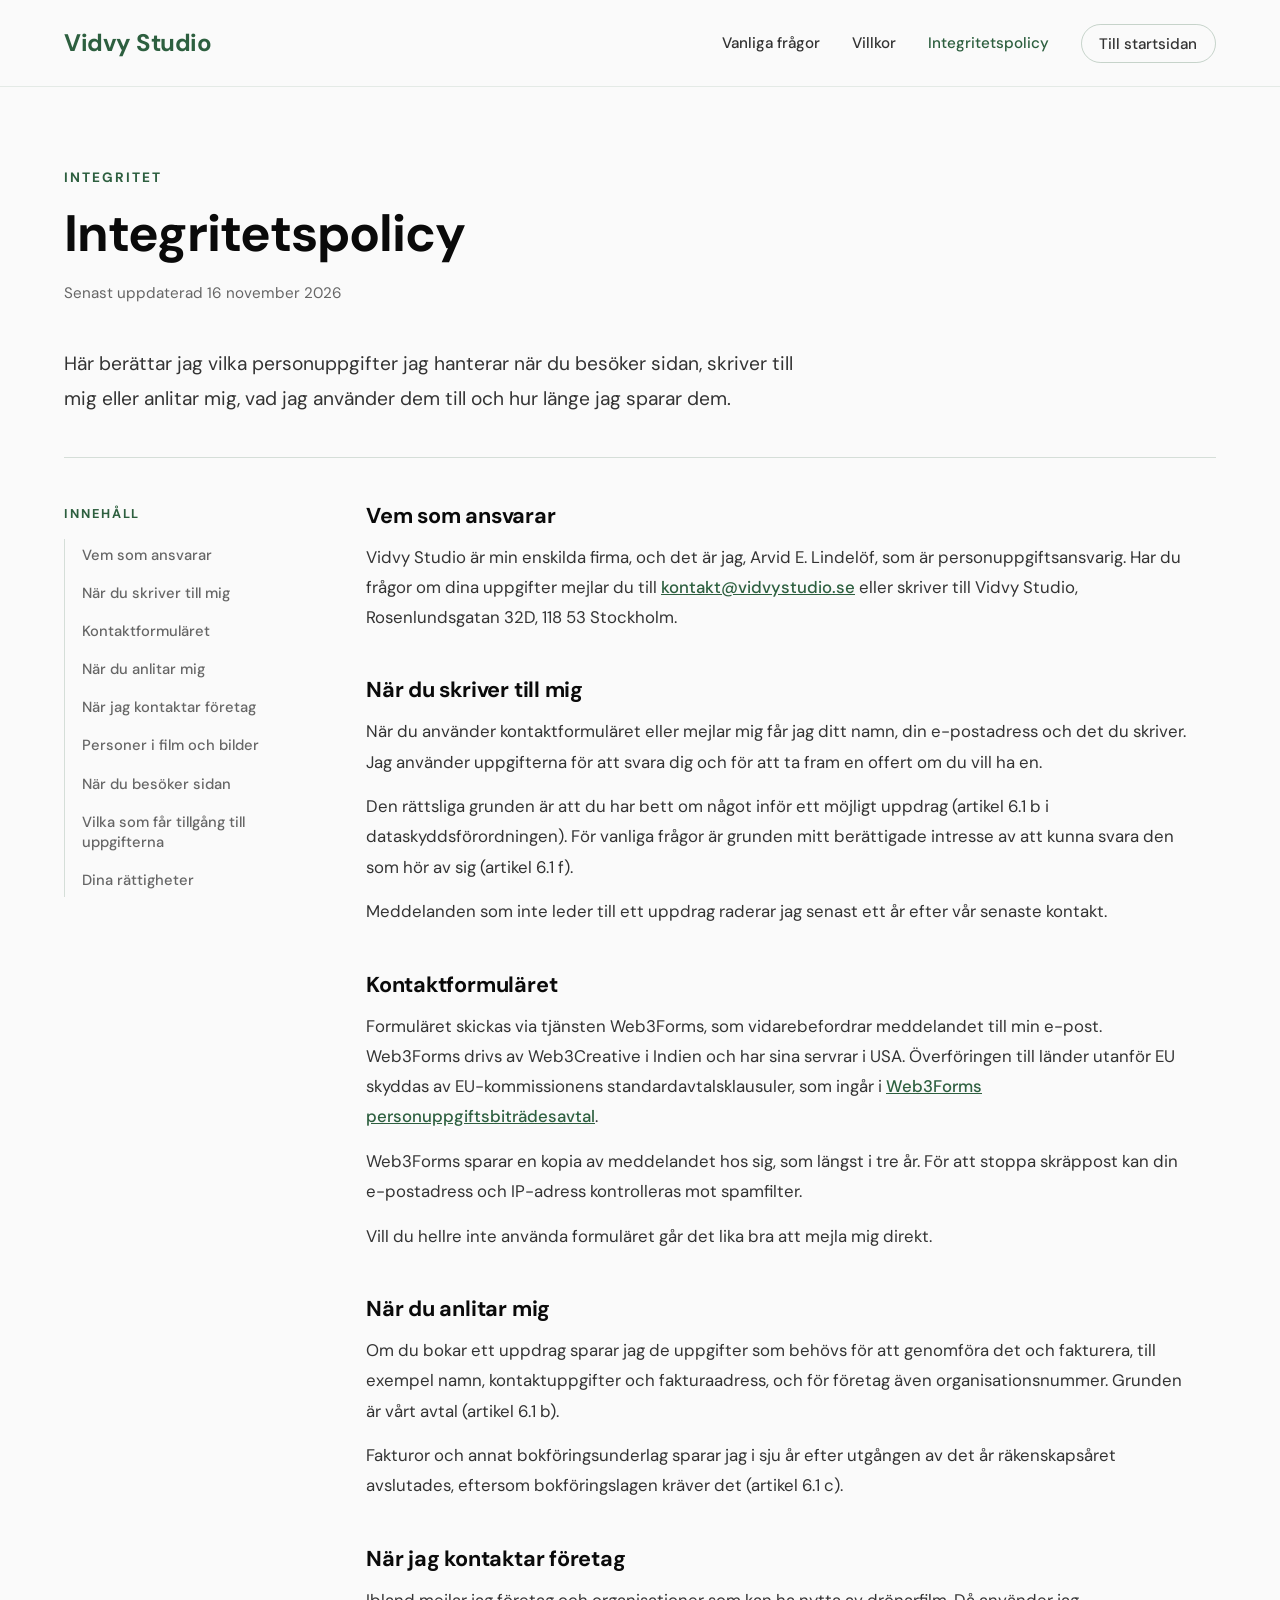
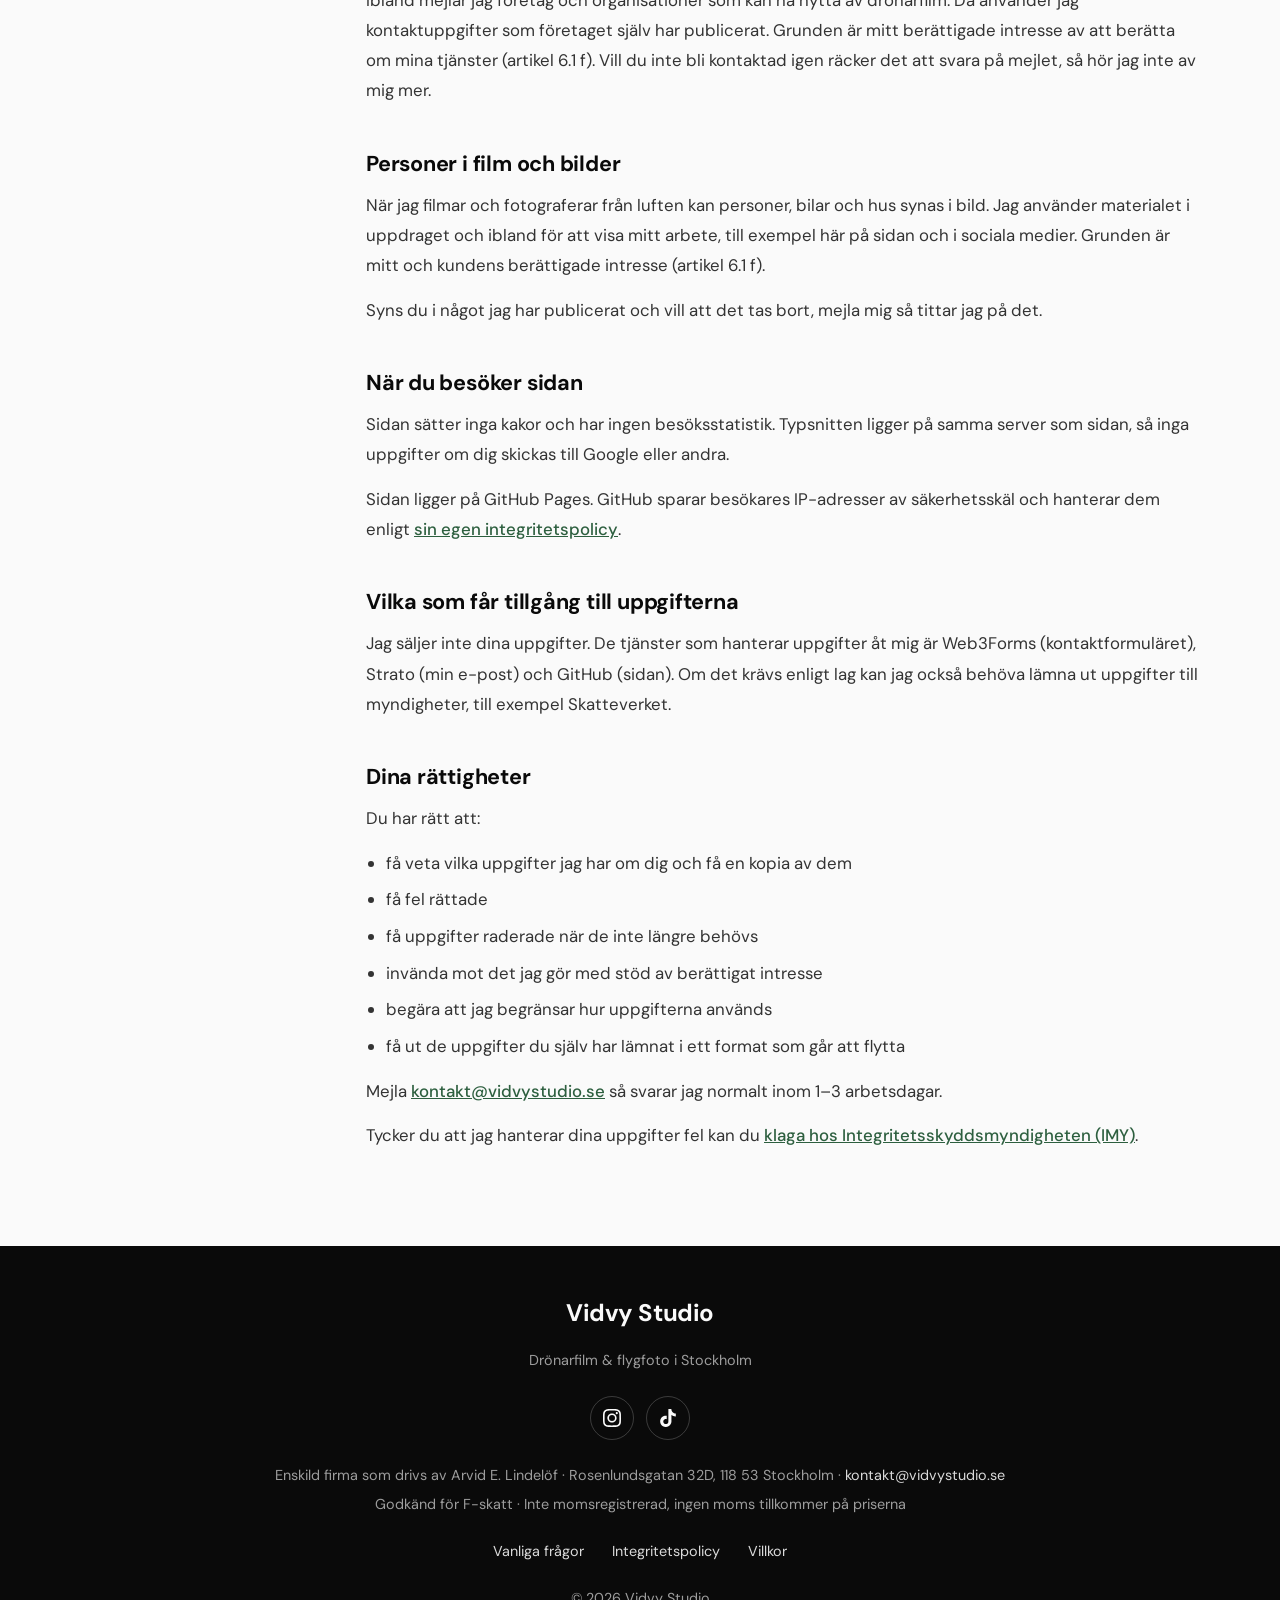
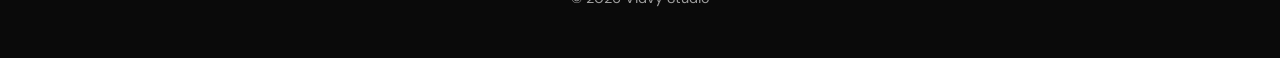
<file: integritetspolicy.html>
<!DOCTYPE html>
<html lang="sv">
<head>
    <meta charset="UTF-8">
    <meta name="viewport" content="width=device-width, initial-scale=1.0">
    <title>Integritetspolicy | Vidvy Studio</title>
    <meta name="description" content="Så hanterar Vidvy Studio personuppgifter när du besöker sidan, kontaktar mig eller anlitar mig för drönarfilm och flygfoto.">
    <link rel="canonical" href="https://vidvystudio.se/integritetspolicy.html">
    <meta property="og:type" content="website">
    <meta property="og:locale" content="sv_SE">
    <meta property="og:site_name" content="Vidvy Studio">
    <meta property="og:title" content="Integritetspolicy | Vidvy Studio">
    <meta property="og:url" content="https://vidvystudio.se/integritetspolicy.html">
    <meta property="og:image" content="https://vidvystudio.se/hero-dimhav.jpg">
    <link rel="icon" href="favicon.ico" sizes="16x16 32x32 48x48">
    <link rel="icon" type="image/png" sizes="192x192" href="icon-192.png">
    <link rel="apple-touch-icon" href="icon-180.png">
    <link rel="preload" href="fonts/dm-sans-latin.woff2" as="font" type="font/woff2" crossorigin>
    <link rel="stylesheet" href="fonts/fonts.css">
    <link rel="stylesheet" href="undersida.css">
</head>
<body>
    <nav>
        <div class="container">
            <a class="logo" href="/">Vidvy Studio</a>
            <ul class="nav-links">
                <li class="nav-doc"><a href="fragor.html">Vanliga frågor</a></li>
                <li class="nav-doc"><a href="villkor.html">Villkor</a></li>
                <li class="nav-doc"><a href="integritetspolicy.html" aria-current="page">Integritetspolicy</a></li>
                <li><a class="nav-back" href="/">Till startsidan</a></li>
            </ul>
        </div>
    </nav>

    <main>
        <header class="doc-head">
            <div class="eyebrow">Integritet</div>
            <h1>Integritetspolicy</h1>
            <p class="updated">Senast uppdaterad 16 november 2026</p>

            <p class="lead">Här berättar jag vilka personuppgifter jag hanterar när du besöker sidan, skriver till mig eller anlitar mig, vad jag använder dem till och hur länge jag sparar dem.</p>
        </header>

        <div class="doc-body">
            <aside class="toc" aria-label="Innehåll">
                <p class="toc-title">Innehåll</p>
                <ol>
                    <li><a href="#vem-som-ansvarar">Vem som ansvarar</a></li>
                    <li><a href="#nar-du-skriver-till-mig">När du skriver till mig</a></li>
                    <li><a href="#kontaktformularet">Kontaktformuläret</a></li>
                    <li><a href="#nar-du-anlitar-mig">När du anlitar mig</a></li>
                    <li><a href="#nar-jag-kontaktar-foretag">När jag kontaktar företag</a></li>
                    <li><a href="#personer-i-film-och-bilder">Personer i film och bilder</a></li>
                    <li><a href="#nar-du-besoker-sidan">När du besöker sidan</a></li>
                    <li><a href="#vilka-som-far-tillgang-till-uppgifterna">Vilka som får tillgång till uppgifterna</a></li>
                    <li><a href="#dina-rattigheter">Dina rättigheter</a></li>
                </ol>
            </aside>

            <article class="doc-text">
                <h2 id="vem-som-ansvarar">Vem som ansvarar</h2>
                <p>Vidvy Studio är min enskilda firma, och det är jag, Arvid E. Lindelöf, som är personuppgiftsansvarig. Har du frågor om dina uppgifter mejlar du till <a href="mailto:kontakt@vidvystudio.se">kontakt@vidvystudio.se</a> eller skriver till Vidvy Studio, Rosenlundsgatan 32D, 118 53 Stockholm.</p>

                <h2 id="nar-du-skriver-till-mig">När du skriver till mig</h2>
                <p>När du använder kontaktformuläret eller mejlar mig får jag ditt namn, din e-postadress och det du skriver. Jag använder uppgifterna för att svara dig och för att ta fram en offert om du vill ha en.</p>
                <p>Den rättsliga grunden är att du har bett om något inför ett möjligt uppdrag (artikel 6.1 b i dataskyddsförordningen). För vanliga frågor är grunden mitt berättigade intresse av att kunna svara den som hör av sig (artikel 6.1 f).</p>
                <p>Meddelanden som inte leder till ett uppdrag raderar jag senast ett år efter vår senaste kontakt.</p>

                <h2 id="kontaktformularet">Kontaktformuläret</h2>
                <p>Formuläret skickas via tjänsten Web3Forms, som vidarebefordrar meddelandet till min e-post. Web3Forms drivs av Web3Creative i Indien och har sina servrar i USA. Överföringen till länder utanför EU skyddas av EU-kommissionens standardavtalsklausuler, som ingår i <a href="https://web3forms.com/dpa" rel="noopener">Web3Forms personuppgiftsbiträdesavtal</a>.</p>
                <p>Web3Forms sparar en kopia av meddelandet hos sig, som längst i tre år. För att stoppa skräppost kan din e-postadress och IP-adress kontrolleras mot spamfilter.</p>
                <p>Vill du hellre inte använda formuläret går det lika bra att mejla mig direkt.</p>

                <h2 id="nar-du-anlitar-mig">När du anlitar mig</h2>
                <p>Om du bokar ett uppdrag sparar jag de uppgifter som behövs för att genomföra det och fakturera, till exempel namn, kontaktuppgifter och fakturaadress, och för företag även organisationsnummer. Grunden är vårt avtal (artikel 6.1 b).</p>
                <p>Fakturor och annat bokföringsunderlag sparar jag i sju år efter utgången av det år räkenskapsåret avslutades, eftersom bokföringslagen kräver det (artikel 6.1 c).</p>

                <h2 id="nar-jag-kontaktar-foretag">När jag kontaktar företag</h2>
                <p>Ibland mejlar jag företag och organisationer som kan ha nytta av drönarfilm. Då använder jag kontaktuppgifter som företaget själv har publicerat. Grunden är mitt berättigade intresse av att berätta om mina tjänster (artikel 6.1 f). Vill du inte bli kontaktad igen räcker det att svara på mejlet, så hör jag inte av mig mer.</p>

                <h2 id="personer-i-film-och-bilder">Personer i film och bilder</h2>
                <p>När jag filmar och fotograferar från luften kan personer, bilar och hus synas i bild. Jag använder materialet i uppdraget och ibland för att visa mitt arbete, till exempel här på sidan och i sociala medier. Grunden är mitt och kundens berättigade intresse (artikel 6.1 f).</p>
                <p>Syns du i något jag har publicerat och vill att det tas bort, mejla mig så tittar jag på det.</p>

                <h2 id="nar-du-besoker-sidan">När du besöker sidan</h2>
                <p>Sidan sätter inga kakor och har ingen besöksstatistik. Typsnitten ligger på samma server som sidan, så inga uppgifter om dig skickas till Google eller andra.</p>
                <p>Sidan ligger på GitHub Pages. GitHub sparar besökares IP-adresser av säkerhetsskäl och hanterar dem enligt <a href="https://docs.github.com/en/site-policy/privacy-policies/github-general-privacy-statement" rel="noopener">sin egen integritetspolicy</a>.</p>

                <h2 id="vilka-som-far-tillgang-till-uppgifterna">Vilka som får tillgång till uppgifterna</h2>
                <p>Jag säljer inte dina uppgifter. De tjänster som hanterar uppgifter åt mig är Web3Forms (kontaktformuläret), Strato (min e-post) och GitHub (sidan). Om det krävs enligt lag kan jag också behöva lämna ut uppgifter till myndigheter, till exempel Skatteverket.</p>

                <h2 id="dina-rattigheter">Dina rättigheter</h2>
                <p>Du har rätt att:</p>
                <ul>
                    <li>få veta vilka uppgifter jag har om dig och få en kopia av dem</li>
                    <li>få fel rättade</li>
                    <li>få uppgifter raderade när de inte längre behövs</li>
                    <li>invända mot det jag gör med stöd av berättigat intresse</li>
                    <li>begära att jag begränsar hur uppgifterna används</li>
                    <li>få ut de uppgifter du själv har lämnat i ett format som går att flytta</li>
                </ul>
                <p>Mejla <a href="mailto:kontakt@vidvystudio.se">kontakt@vidvystudio.se</a> så svarar jag normalt inom 1–3 arbetsdagar.</p>
                <p>Tycker du att jag hanterar dina uppgifter fel kan du <a href="https://www.imy.se/privatperson/utfora-arenden/lamna-ett-klagomal/" rel="noopener">klaga hos Integritetsskyddsmyndigheten (IMY)</a>.</p>
            </article>
        </div>
    </main>

    <footer>
        <a class="logo" href="/">Vidvy Studio</a>
        <p>Drönarfilm &amp; flygfoto i Stockholm</p>
        <ul class="footer-social">
            <li><a href="https://www.instagram.com/vidvystudio/" rel="noopener" aria-label="Vidvy Studio på Instagram"><svg viewBox="0 0 24 24" aria-hidden="true" focusable="false"><path d="M7.0301.084c-1.2768.0602-2.1487.264-2.911.5634-.7888.3075-1.4575.72-2.1228 1.3877-.6652.6677-1.075 1.3368-1.3802 2.127-.2954.7638-.4956 1.6365-.552 2.914-.0564 1.2775-.0689 1.6882-.0626 4.947.0062 3.2586.0206 3.6671.0825 4.9473.061 1.2765.264 2.1482.5635 2.9107.308.7889.72 1.4573 1.388 2.1228.6679.6655 1.3365 1.0743 2.1285 1.38.7632.295 1.6361.4961 2.9134.552 1.2773.056 1.6884.069 4.9462.0627 3.2578-.0062 3.668-.0207 4.9478-.0814 1.28-.0607 2.147-.2652 2.9098-.5633.7889-.3086 1.4578-.72 2.1228-1.3881.665-.6682 1.0745-1.3378 1.3795-2.1284.2957-.7632.4966-1.636.552-2.9124.056-1.2809.0692-1.6898.063-4.948-.0063-3.2583-.021-3.6668-.0817-4.9465-.0607-1.2797-.264-2.1487-.5633-2.9117-.3084-.7889-.72-1.4568-1.3876-2.1228C21.2982 1.33 20.628.9208 19.8378.6165 19.074.321 18.2017.1197 16.9244.0645 15.6471.0093 15.236-.005 11.977.0014 8.718.0076 8.31.0215 7.0301.0839m.1402 21.6932c-1.17-.0509-1.8053-.2453-2.2287-.408-.5606-.216-.96-.4771-1.3819-.895-.422-.4178-.6811-.8186-.9-1.378-.1644-.4234-.3624-1.058-.4171-2.228-.0595-1.2645-.072-1.6442-.079-4.848-.007-3.2037.0053-3.583.0607-4.848.05-1.169.2456-1.805.408-2.2282.216-.5613.4762-.96.895-1.3816.4188-.4217.8184-.6814 1.3783-.9003.423-.1651 1.0575-.3614 2.227-.4171 1.2655-.06 1.6447-.072 4.848-.079 3.2033-.007 3.5835.005 4.8495.0608 1.169.0508 1.8053.2445 2.228.408.5608.216.96.4754 1.3816.895.4217.4194.6816.8176.9005 1.3787.1653.4217.3617 1.056.4169 2.2263.0602 1.2655.0739 1.645.0796 4.848.0058 3.203-.0055 3.5834-.061 4.848-.051 1.17-.245 1.8055-.408 2.2294-.216.5604-.4763.96-.8954 1.3814-.419.4215-.8181.6811-1.3783.9-.4224.1649-1.0577.3617-2.2262.4174-1.2656.0595-1.6448.072-4.8493.079-3.2045.007-3.5825-.006-4.848-.0608M16.953 5.5864A1.44 1.44 0 1 0 18.39 4.144a1.44 1.44 0 0 0-1.437 1.4424M5.8385 12.012c.0067 3.4032 2.7706 6.1557 6.173 6.1493 3.4026-.0065 6.157-2.7701 6.1506-6.1733-.0065-3.4032-2.771-6.1565-6.174-6.1498-3.403.0067-6.156 2.771-6.1496 6.1738M8 12.0077a4 4 0 1 1 4.008 3.9921A3.9996 3.9996 0 0 1 8 12.0077"/></svg></a></li>
            <li><a href="https://www.tiktok.com/@vidvystudio" rel="noopener" aria-label="Vidvy Studio på TikTok"><svg viewBox="0 0 24 24" aria-hidden="true" focusable="false"><path d="M12.525.02c1.31-.02 2.61-.01 3.91-.02.08 1.53.63 3.09 1.75 4.17 1.12 1.11 2.7 1.62 4.24 1.79v4.03c-1.44-.05-2.89-.35-4.2-.97-.57-.26-1.1-.59-1.62-.93-.01 2.92.01 5.84-.02 8.75-.08 1.4-.54 2.79-1.35 3.94-1.31 1.92-3.58 3.17-5.91 3.21-1.43.08-2.86-.31-4.08-1.03-2.02-1.19-3.44-3.37-3.65-5.71-.02-.5-.03-1-.01-1.49.18-1.9 1.12-3.72 2.58-4.96 1.66-1.44 3.98-2.13 6.15-1.72.02 1.48-.04 2.96-.04 4.44-.99-.32-2.15-.23-3.02.37-.63.41-1.11 1.04-1.36 1.75-.21.51-.15 1.07-.14 1.61.24 1.64 1.82 3.02 3.5 2.87 1.12-.01 2.19-.66 2.77-1.61.19-.33.4-.67.41-1.06.1-1.79.06-3.57.07-5.36.01-4.03-.01-8.05.02-12.07z"/></svg></a></li>
        </ul>
        <div class="footer-info">
            <p><span>Enskild firma som drivs av Arvid E. Lindelöf</span> · <span>Rosenlundsgatan 32D, 118 53 Stockholm</span> · <a href="mailto:kontakt@vidvystudio.se">kontakt@vidvystudio.se</a></p>
            <p><span>Godkänd för F-skatt</span> · <span>Inte momsregistrerad,</span> <span>ingen moms tillkommer på priserna</span></p>
        </div>
        <ul class="footer-links">
            <li><a href="fragor.html">Vanliga frågor</a></li>
            <li><a href="integritetspolicy.html">Integritetspolicy</a></li>
            <li><a href="villkor.html">Villkor</a></li>
        </ul>
        <p>© 2026 Vidvy Studio</p>
    </footer>
</body>
</html>
</file>
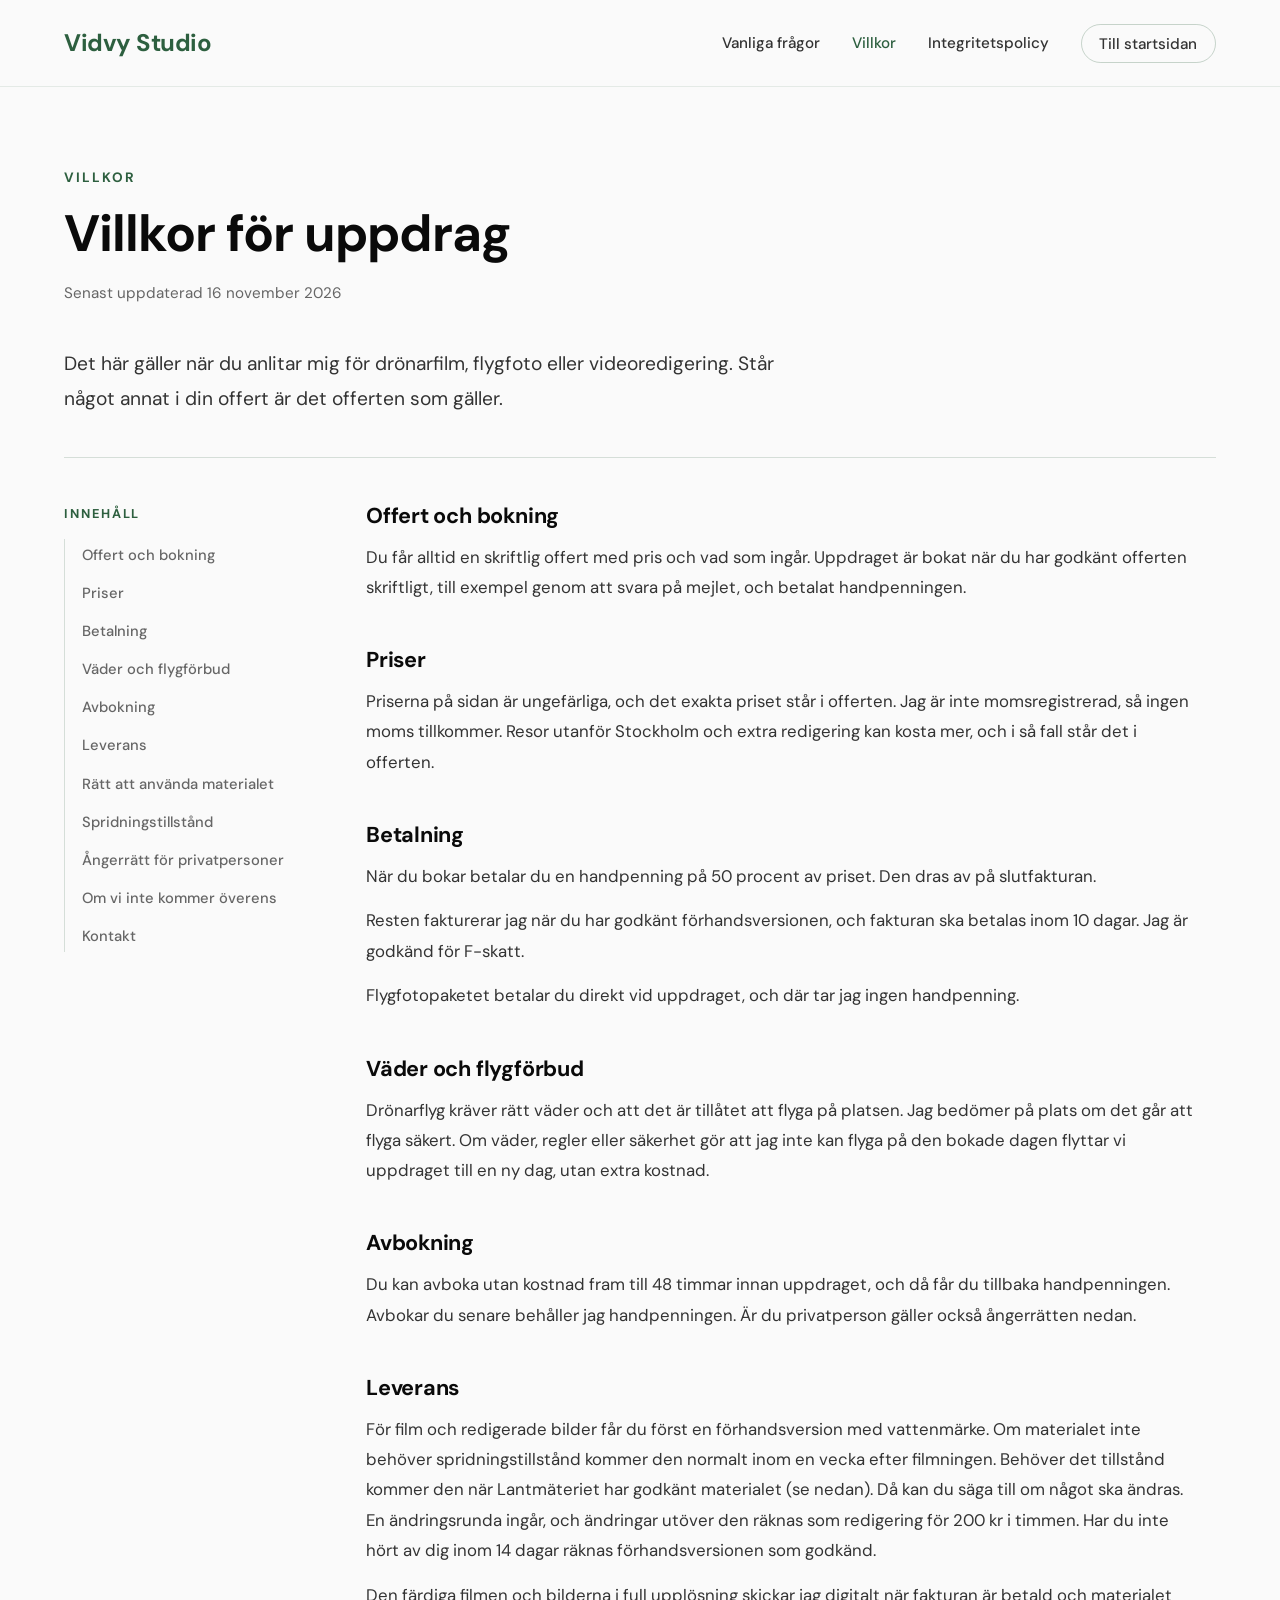
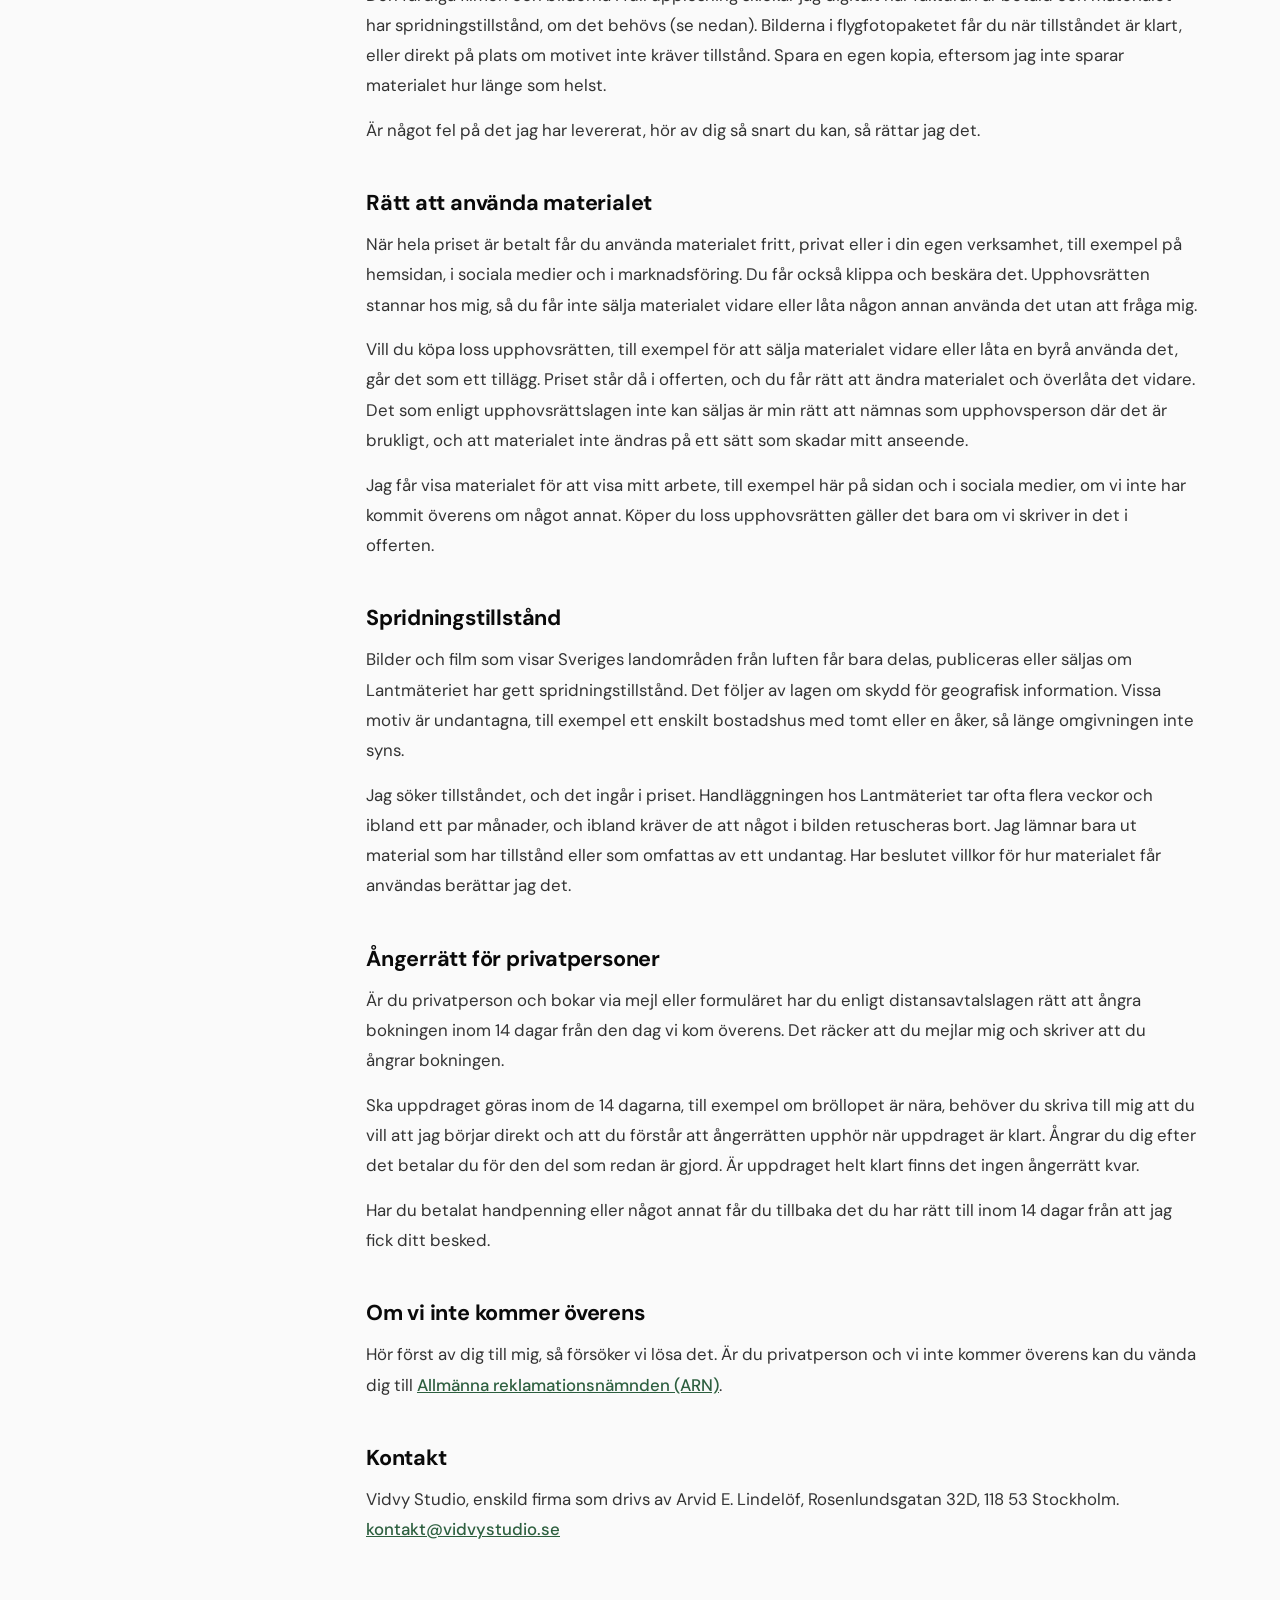
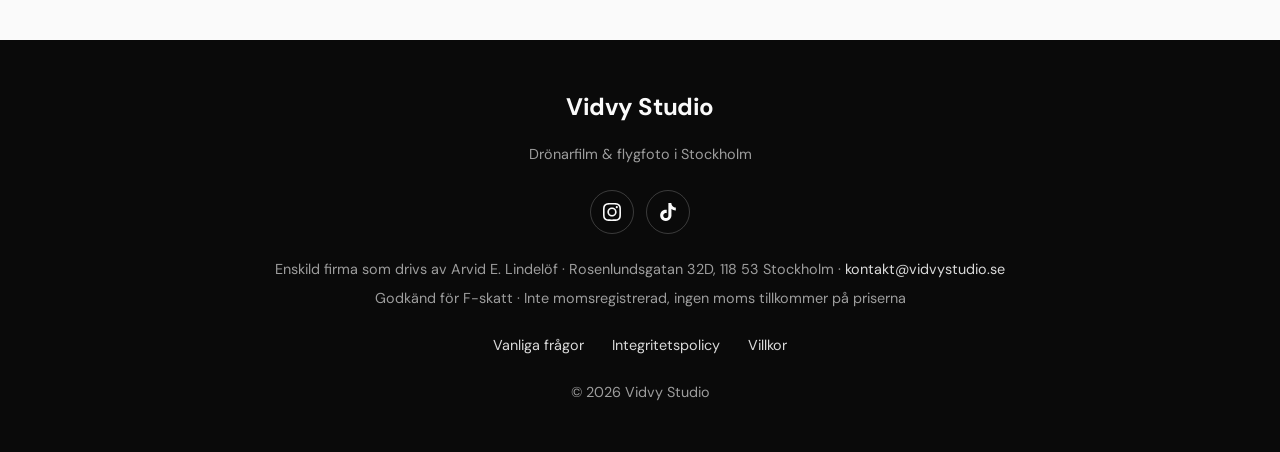
<file: villkor.html>
<!DOCTYPE html>
<html lang="sv">
<head>
    <meta charset="UTF-8">
    <meta name="viewport" content="width=device-width, initial-scale=1.0">
    <title>Villkor | Vidvy Studio</title>
    <meta name="description" content="Villkor för drönarfilm, flygfoto och videoredigering från Vidvy Studio: offert, handpenning, betalning, väder, leverans, rätt att använda materialet, spridningstillstånd och ångerrätt.">
    <link rel="canonical" href="https://vidvystudio.se/villkor.html">
    <meta property="og:type" content="website">
    <meta property="og:locale" content="sv_SE">
    <meta property="og:site_name" content="Vidvy Studio">
    <meta property="og:title" content="Villkor | Vidvy Studio">
    <meta property="og:url" content="https://vidvystudio.se/villkor.html">
    <meta property="og:image" content="https://vidvystudio.se/hero-dimhav.jpg">
    <link rel="icon" href="favicon.ico" sizes="16x16 32x32 48x48">
    <link rel="icon" type="image/png" sizes="192x192" href="icon-192.png">
    <link rel="apple-touch-icon" href="icon-180.png">
    <link rel="preload" href="fonts/dm-sans-latin.woff2" as="font" type="font/woff2" crossorigin>
    <link rel="stylesheet" href="fonts/fonts.css">
    <link rel="stylesheet" href="undersida.css">
</head>
<body>
    <nav>
        <div class="container">
            <a class="logo" href="/">Vidvy Studio</a>
            <ul class="nav-links">
                <li class="nav-doc"><a href="fragor.html">Vanliga frågor</a></li>
                <li class="nav-doc"><a href="villkor.html" aria-current="page">Villkor</a></li>
                <li class="nav-doc"><a href="integritetspolicy.html">Integritetspolicy</a></li>
                <li><a class="nav-back" href="/">Till startsidan</a></li>
            </ul>
        </div>
    </nav>

    <main>
        <header class="doc-head">
            <div class="eyebrow">Villkor</div>
            <h1>Villkor för uppdrag</h1>
            <p class="updated">Senast uppdaterad 16 november 2026</p>

            <p class="lead">Det här gäller när du anlitar mig för drönarfilm, flygfoto eller videoredigering. Står något annat i din offert är det offerten som gäller.</p>
        </header>

        <div class="doc-body">
            <aside class="toc" aria-label="Innehåll">
                <p class="toc-title">Innehåll</p>
                <ol>
                    <li><a href="#offert-och-bokning">Offert och bokning</a></li>
                    <li><a href="#priser">Priser</a></li>
                    <li><a href="#betalning">Betalning</a></li>
                    <li><a href="#vader-och-flygforbud">Väder och flygförbud</a></li>
                    <li><a href="#avbokning">Avbokning</a></li>
                    <li><a href="#leverans">Leverans</a></li>
                    <li><a href="#ratt-att-anvanda-materialet">Rätt att använda materialet</a></li>
                    <li><a href="#spridningstillstand">Spridningstillstånd</a></li>
                    <li><a href="#angerratt-for-privatpersoner">Ångerrätt för privatpersoner</a></li>
                    <li><a href="#om-vi-inte-kommer-overens">Om vi inte kommer överens</a></li>
                    <li><a href="#kontakt">Kontakt</a></li>
                </ol>
            </aside>

            <article class="doc-text">
                <h2 id="offert-och-bokning">Offert och bokning</h2>
                <p>Du får alltid en skriftlig offert med pris och vad som ingår. Uppdraget är bokat när du har godkänt offerten skriftligt, till exempel genom att svara på mejlet, och betalat handpenningen.</p>

                <h2 id="priser">Priser</h2>
                <p>Priserna på sidan är ungefärliga, och det exakta priset står i offerten. Jag är inte momsregistrerad, så ingen moms tillkommer. Resor utanför Stockholm och extra redigering kan kosta mer, och i så fall står det i offerten.</p>

                <h2 id="betalning">Betalning</h2>
                <p>När du bokar betalar du en handpenning på 50 procent av priset. Den dras av på slutfakturan.</p>
                <p>Resten fakturerar jag när du har godkänt förhandsversionen, och fakturan ska betalas inom 10 dagar. Jag är godkänd för F-skatt.</p>
                <p>Flygfotopaketet betalar du direkt vid uppdraget, och där tar jag ingen handpenning.</p>

                <h2 id="vader-och-flygforbud">Väder och flygförbud</h2>
                <p>Drönarflyg kräver rätt väder och att det är tillåtet att flyga på platsen. Jag bedömer på plats om det går att flyga säkert. Om väder, regler eller säkerhet gör att jag inte kan flyga på den bokade dagen flyttar vi uppdraget till en ny dag, utan extra kostnad.</p>

                <h2 id="avbokning">Avbokning</h2>
                <p>Du kan avboka utan kostnad fram till 48 timmar innan uppdraget, och då får du tillbaka handpenningen. Avbokar du senare behåller jag handpenningen. Är du privatperson gäller också ångerrätten nedan.</p>

                <h2 id="leverans">Leverans</h2>
                <p>För film och redigerade bilder får du först en förhandsversion med vattenmärke. Om materialet inte behöver spridningstillstånd kommer den normalt inom en vecka efter filmningen. Behöver det tillstånd kommer den när Lantmäteriet har godkänt materialet (se nedan). Då kan du säga till om något ska ändras. En ändringsrunda ingår, och ändringar utöver den räknas som redigering för 200 kr i timmen. Har du inte hört av dig inom 14 dagar räknas förhandsversionen som godkänd.</p>
                <p>Den färdiga filmen och bilderna i full upplösning skickar jag digitalt när fakturan är betald och materialet har spridningstillstånd, om det behövs (se nedan). Bilderna i flygfotopaketet får du när tillståndet är klart, eller direkt på plats om motivet inte kräver tillstånd. Spara en egen kopia, eftersom jag inte sparar materialet hur länge som helst.</p>
                <p>Är något fel på det jag har levererat, hör av dig så snart du kan, så rättar jag det.</p>

                <h2 id="ratt-att-anvanda-materialet">Rätt att använda materialet</h2>
                <p>När hela priset är betalt får du använda materialet fritt, privat eller i din egen verksamhet, till exempel på hemsidan, i sociala medier och i marknadsföring. Du får också klippa och beskära det. Upphovsrätten stannar hos mig, så du får inte sälja materialet vidare eller låta någon annan använda det utan att fråga mig.</p>
                <p>Vill du köpa loss upphovsrätten, till exempel för att sälja materialet vidare eller låta en byrå använda det, går det som ett tillägg. Priset står då i offerten, och du får rätt att ändra materialet och överlåta det vidare. Det som enligt upphovsrättslagen inte kan säljas är min rätt att nämnas som upphovsperson där det är brukligt, och att materialet inte ändras på ett sätt som skadar mitt anseende.</p>
                <p>Jag får visa materialet för att visa mitt arbete, till exempel här på sidan och i sociala medier, om vi inte har kommit överens om något annat. Köper du loss upphovsrätten gäller det bara om vi skriver in det i offerten.</p>

                <h2 id="spridningstillstand">Spridningstillstånd</h2>
                <p>Bilder och film som visar Sveriges landområden från luften får bara delas, publiceras eller säljas om Lantmäteriet har gett spridningstillstånd. Det följer av lagen om skydd för geografisk information. Vissa motiv är undantagna, till exempel ett enskilt bostadshus med tomt eller en åker, så länge omgivningen inte syns.</p>
                <p>Jag söker tillståndet, och det ingår i priset. Handläggningen hos Lantmäteriet tar ofta flera veckor och ibland ett par månader, och ibland kräver de att något i bilden retuscheras bort. Jag lämnar bara ut material som har tillstånd eller som omfattas av ett undantag. Har beslutet villkor för hur materialet får användas berättar jag det.</p>

                <h2 id="angerratt-for-privatpersoner">Ångerrätt för privatpersoner</h2>
                <p>Är du privatperson och bokar via mejl eller formuläret har du enligt distansavtalslagen rätt att ångra bokningen inom 14 dagar från den dag vi kom överens. Det räcker att du mejlar mig och skriver att du ångrar bokningen.</p>
                <p>Ska uppdraget göras inom de 14 dagarna, till exempel om bröllopet är nära, behöver du skriva till mig att du vill att jag börjar direkt och att du förstår att ångerrätten upphör när uppdraget är klart. Ångrar du dig efter det betalar du för den del som redan är gjord. Är uppdraget helt klart finns det ingen ångerrätt kvar.</p>
                <p>Har du betalat handpenning eller något annat får du tillbaka det du har rätt till inom 14 dagar från att jag fick ditt besked.</p>

                <h2 id="om-vi-inte-kommer-overens">Om vi inte kommer överens</h2>
                <p>Hör först av dig till mig, så försöker vi lösa det. Är du privatperson och vi inte kommer överens kan du vända dig till <a href="https://www.arn.se/" rel="noopener">Allmänna reklamationsnämnden (ARN)</a>.</p>

                <h2 id="kontakt">Kontakt</h2>
                <p>Vidvy Studio, enskild firma som drivs av Arvid E. Lindelöf, Rosenlundsgatan 32D, 118 53 Stockholm. <a href="mailto:kontakt@vidvystudio.se">kontakt@vidvystudio.se</a></p>
            </article>
        </div>
    </main>

    <footer>
        <a class="logo" href="/">Vidvy Studio</a>
        <p>Drönarfilm &amp; flygfoto i Stockholm</p>
        <ul class="footer-social">
            <li><a href="https://www.instagram.com/vidvystudio/" rel="noopener" aria-label="Vidvy Studio på Instagram"><svg viewBox="0 0 24 24" aria-hidden="true" focusable="false"><path d="M7.0301.084c-1.2768.0602-2.1487.264-2.911.5634-.7888.3075-1.4575.72-2.1228 1.3877-.6652.6677-1.075 1.3368-1.3802 2.127-.2954.7638-.4956 1.6365-.552 2.914-.0564 1.2775-.0689 1.6882-.0626 4.947.0062 3.2586.0206 3.6671.0825 4.9473.061 1.2765.264 2.1482.5635 2.9107.308.7889.72 1.4573 1.388 2.1228.6679.6655 1.3365 1.0743 2.1285 1.38.7632.295 1.6361.4961 2.9134.552 1.2773.056 1.6884.069 4.9462.0627 3.2578-.0062 3.668-.0207 4.9478-.0814 1.28-.0607 2.147-.2652 2.9098-.5633.7889-.3086 1.4578-.72 2.1228-1.3881.665-.6682 1.0745-1.3378 1.3795-2.1284.2957-.7632.4966-1.636.552-2.9124.056-1.2809.0692-1.6898.063-4.948-.0063-3.2583-.021-3.6668-.0817-4.9465-.0607-1.2797-.264-2.1487-.5633-2.9117-.3084-.7889-.72-1.4568-1.3876-2.1228C21.2982 1.33 20.628.9208 19.8378.6165 19.074.321 18.2017.1197 16.9244.0645 15.6471.0093 15.236-.005 11.977.0014 8.718.0076 8.31.0215 7.0301.0839m.1402 21.6932c-1.17-.0509-1.8053-.2453-2.2287-.408-.5606-.216-.96-.4771-1.3819-.895-.422-.4178-.6811-.8186-.9-1.378-.1644-.4234-.3624-1.058-.4171-2.228-.0595-1.2645-.072-1.6442-.079-4.848-.007-3.2037.0053-3.583.0607-4.848.05-1.169.2456-1.805.408-2.2282.216-.5613.4762-.96.895-1.3816.4188-.4217.8184-.6814 1.3783-.9003.423-.1651 1.0575-.3614 2.227-.4171 1.2655-.06 1.6447-.072 4.848-.079 3.2033-.007 3.5835.005 4.8495.0608 1.169.0508 1.8053.2445 2.228.408.5608.216.96.4754 1.3816.895.4217.4194.6816.8176.9005 1.3787.1653.4217.3617 1.056.4169 2.2263.0602 1.2655.0739 1.645.0796 4.848.0058 3.203-.0055 3.5834-.061 4.848-.051 1.17-.245 1.8055-.408 2.2294-.216.5604-.4763.96-.8954 1.3814-.419.4215-.8181.6811-1.3783.9-.4224.1649-1.0577.3617-2.2262.4174-1.2656.0595-1.6448.072-4.8493.079-3.2045.007-3.5825-.006-4.848-.0608M16.953 5.5864A1.44 1.44 0 1 0 18.39 4.144a1.44 1.44 0 0 0-1.437 1.4424M5.8385 12.012c.0067 3.4032 2.7706 6.1557 6.173 6.1493 3.4026-.0065 6.157-2.7701 6.1506-6.1733-.0065-3.4032-2.771-6.1565-6.174-6.1498-3.403.0067-6.156 2.771-6.1496 6.1738M8 12.0077a4 4 0 1 1 4.008 3.9921A3.9996 3.9996 0 0 1 8 12.0077"/></svg></a></li>
            <li><a href="https://www.tiktok.com/@vidvystudio" rel="noopener" aria-label="Vidvy Studio på TikTok"><svg viewBox="0 0 24 24" aria-hidden="true" focusable="false"><path d="M12.525.02c1.31-.02 2.61-.01 3.91-.02.08 1.53.63 3.09 1.75 4.17 1.12 1.11 2.7 1.62 4.24 1.79v4.03c-1.44-.05-2.89-.35-4.2-.97-.57-.26-1.1-.59-1.62-.93-.01 2.92.01 5.84-.02 8.75-.08 1.4-.54 2.79-1.35 3.94-1.31 1.92-3.58 3.17-5.91 3.21-1.43.08-2.86-.31-4.08-1.03-2.02-1.19-3.44-3.37-3.65-5.71-.02-.5-.03-1-.01-1.49.18-1.9 1.12-3.72 2.58-4.96 1.66-1.44 3.98-2.13 6.15-1.72.02 1.48-.04 2.96-.04 4.44-.99-.32-2.15-.23-3.02.37-.63.41-1.11 1.04-1.36 1.75-.21.51-.15 1.07-.14 1.61.24 1.64 1.82 3.02 3.5 2.87 1.12-.01 2.19-.66 2.77-1.61.19-.33.4-.67.41-1.06.1-1.79.06-3.57.07-5.36.01-4.03-.01-8.05.02-12.07z"/></svg></a></li>
        </ul>
        <div class="footer-info">
            <p><span>Enskild firma som drivs av Arvid E. Lindelöf</span> · <span>Rosenlundsgatan 32D, 118 53 Stockholm</span> · <a href="mailto:kontakt@vidvystudio.se">kontakt@vidvystudio.se</a></p>
            <p><span>Godkänd för F-skatt</span> · <span>Inte momsregistrerad,</span> <span>ingen moms tillkommer på priserna</span></p>
        </div>
        <ul class="footer-links">
            <li><a href="fragor.html">Vanliga frågor</a></li>
            <li><a href="integritetspolicy.html">Integritetspolicy</a></li>
            <li><a href="villkor.html">Villkor</a></li>
        </ul>
        <p>© 2026 Vidvy Studio</p>
    </footer>
</body>
</html>
</file>
<file: fonts/fonts.css>
/* Typsnitten ligger på egen server så att besökarnas IP-adresser inte skickas till Google.
   DM Sans, SIL Open Font License 1.1 (se OFL-DMSans.txt). */

@font-face {
    font-family: 'DM Sans';
    font-style: normal;
    font-weight: 400;
    font-display: swap;
    src: url('dm-sans-latin-ext.woff2') format('woff2');
    unicode-range: U+0100-02BA, U+02BD-02C5, U+02C7-02CC, U+02CE-02D7, U+02DD-02FF, U+0304, U+0308, U+0329, U+1D00-1DBF, U+1E00-1E9F, U+1EF2-1EFF, U+2020, U+20A0-20AB, U+20AD-20C4, U+2113, U+2C60-2C7F, U+A720-A7FF;
}

@font-face {
    font-family: 'DM Sans';
    font-style: normal;
    font-weight: 400;
    font-display: swap;
    src: url('dm-sans-latin.woff2') format('woff2');
    unicode-range: U+0000-00FF, U+0131, U+0152-0153, U+02BB-02BC, U+02C6, U+02DA, U+02DC, U+0304, U+0308, U+0329, U+2000-206F, U+20AC, U+2122, U+2191, U+2193, U+2212, U+2215, U+FEFF, U+FFFD;
}

@font-face {
    font-family: 'DM Sans';
    font-style: normal;
    font-weight: 500;
    font-display: swap;
    src: url('dm-sans-latin-ext.woff2') format('woff2');
    unicode-range: U+0100-02BA, U+02BD-02C5, U+02C7-02CC, U+02CE-02D7, U+02DD-02FF, U+0304, U+0308, U+0329, U+1D00-1DBF, U+1E00-1E9F, U+1EF2-1EFF, U+2020, U+20A0-20AB, U+20AD-20C4, U+2113, U+2C60-2C7F, U+A720-A7FF;
}

@font-face {
    font-family: 'DM Sans';
    font-style: normal;
    font-weight: 500;
    font-display: swap;
    src: url('dm-sans-latin.woff2') format('woff2');
    unicode-range: U+0000-00FF, U+0131, U+0152-0153, U+02BB-02BC, U+02C6, U+02DA, U+02DC, U+0304, U+0308, U+0329, U+2000-206F, U+20AC, U+2122, U+2191, U+2193, U+2212, U+2215, U+FEFF, U+FFFD;
}

@font-face {
    font-family: 'DM Sans';
    font-style: normal;
    font-weight: 700;
    font-display: swap;
    src: url('dm-sans-latin-ext.woff2') format('woff2');
    unicode-range: U+0100-02BA, U+02BD-02C5, U+02C7-02CC, U+02CE-02D7, U+02DD-02FF, U+0304, U+0308, U+0329, U+1D00-1DBF, U+1E00-1E9F, U+1EF2-1EFF, U+2020, U+20A0-20AB, U+20AD-20C4, U+2113, U+2C60-2C7F, U+A720-A7FF;
}

@font-face {
    font-family: 'DM Sans';
    font-style: normal;
    font-weight: 700;
    font-display: swap;
    src: url('dm-sans-latin.woff2') format('woff2');
    unicode-range: U+0000-00FF, U+0131, U+0152-0153, U+02BB-02BC, U+02C6, U+02DA, U+02DC, U+0304, U+0308, U+0329, U+2000-206F, U+20AC, U+2122, U+2191, U+2193, U+2212, U+2215, U+FEFF, U+FFFD;
}
</file>
<file: undersida.css>
/* Gemensam stil för undersidorna (integritetspolicy och villkor) */
:root {
    --green: #2D5F3F;
    --green-light: #4A8B5C;
    --green-bright: #6FCF97;
    --black: #0A0A0A;
    --gray: #333333;
    --gray-light: #666666;
    --white: #FAFAFA;
    --accent: #E8F5E9;
}

* {
    margin: 0;
    padding: 0;
    box-sizing: border-box;
}

body {
    font-family: 'DM Sans', sans-serif;
    background: var(--white);
    color: var(--black);
    line-height: 1.6;
}

nav {
    position: sticky;
    top: 0;
    background: rgba(250, 250, 250, 0.9);
    backdrop-filter: blur(20px);
    padding: 1.5rem 5%;
    z-index: 10;
    border-bottom: 1px solid rgba(45, 95, 63, 0.1);
}

nav .container {
    max-width: 1400px;
    margin: 0 auto;
    display: flex;
    justify-content: space-between;
    align-items: center;
    gap: 1rem;
}

.logo {
    font-size: 1.5rem;
    font-weight: 700;
    color: var(--green);
    letter-spacing: -0.02em;
    text-decoration: none;
}

.nav-links {
    list-style: none;
    display: flex;
    align-items: center;
    gap: 2rem;
}

.nav-links a {
    color: var(--gray);
    text-decoration: none;
    font-weight: 500;
    font-size: 0.95rem;
    transition: color 0.2s ease;
}

.nav-links a:hover,
.nav-links a[aria-current="page"] {
    color: var(--green);
}

.nav-back {
    padding: 0.55rem 1.1rem;
    border: 1px solid rgba(45, 95, 63, 0.25);
    border-radius: 999px;
}

.nav-back:hover {
    border-color: var(--green);
}

html {
    scroll-behavior: smooth;
}

main {
    max-width: 1320px;
    margin: 0 auto;
    padding: 5rem 5% 6rem;
}

.doc-body {
    display: grid;
    grid-template-columns: 230px minmax(0, 1fr);
    gap: 4.5rem;
    align-items: start;
}

.doc-text {
    max-width: 52rem;
}

.toc {
    position: sticky;
    top: 7rem;
    padding-top: 2.75rem;
}

.toc-title {
    font-size: 0.8rem;
    letter-spacing: 0.15em;
    text-transform: uppercase;
    color: var(--green);
    font-weight: 700;
    margin-bottom: 0.9rem;
}

.toc ol {
    list-style: none;
    border-left: 1px solid rgba(45, 95, 63, 0.18);
}

.toc a {
    display: block;
    padding: 0.35rem 0 0.35rem 1rem;
    margin-left: -1px;
    border-left: 2px solid transparent;
    color: var(--gray-light);
    text-decoration: none;
    font-size: 0.92rem;
    line-height: 1.4;
}

.toc a:hover {
    color: var(--green);
    border-left-color: var(--green);
}

.eyebrow {
    font-size: 0.85rem;
    letter-spacing: 0.15em;
    text-transform: uppercase;
    color: var(--green);
    margin-bottom: 1rem;
    font-weight: 700;
}

h1 {
    font-size: clamp(2.2rem, 5vw, 3.2rem);
    line-height: 1.15;
    letter-spacing: -0.02em;
    margin-bottom: 1rem;
}

.updated {
    color: var(--gray-light);
    font-size: 0.95rem;
    margin-bottom: 2.5rem;
}

.lead {
    max-width: 46rem;
    font-size: 1.2rem;
    color: var(--gray);
    line-height: 1.8;
}

.doc-head {
    padding-bottom: 2.5rem;
    border-bottom: 1px solid rgba(45, 95, 63, 0.18);
}

h2 {
    font-size: 1.35rem;
    line-height: 1.3;
    letter-spacing: -0.01em;
    margin: 2.75rem 0 0.75rem;
    scroll-margin-top: 7rem;
}

main p,
main li {
    color: var(--gray);
    line-height: 1.8;
}

.doc-text p,
.doc-text li {
    font-size: 1.05rem;
}

main p + p {
    margin-top: 0.9rem;
}

main ul {
    margin: 0.9rem 0 0 1.25rem;
}

main li + li {
    margin-top: 0.4rem;
}

main ul + p {
    margin-top: 0.9rem;
}

main a {
    color: var(--green);
    font-weight: 500;
}

main a:hover {
    color: var(--black);
}

footer {
    background: var(--black);
    color: rgba(255, 255, 255, 0.6);
    padding: 3rem 5%;
    text-align: center;
    font-size: 0.9rem;
}

footer .logo {
    display: block;
    color: var(--white);
    margin-bottom: 1rem;
}

footer p + p {
    margin-top: 0.4rem;
}

.footer-info {
    margin-top: 1.5rem;
}

.footer-info span {
    white-space: nowrap;
}

footer a {
    color: rgba(255, 255, 255, 0.85);
    text-decoration: none;
}

footer a:hover {
    color: var(--white);
    text-decoration: underline;
}

.footer-social {
    list-style: none;
    display: flex;
    justify-content: center;
    gap: 0.75rem;
    margin: 1.5rem 0 0;
    padding: 0;
}

.footer-social a {
    display: grid;
    place-items: center;
    width: 44px;
    height: 44px;
    border-radius: 50%;
    border: 1px solid rgba(255, 255, 255, 0.2);
    color: var(--white);
    transition: background 0.2s ease, border-color 0.2s ease, color 0.2s ease;
}

.footer-social a:hover {
    background: var(--green-bright);
    border-color: var(--green-bright);
    color: var(--black);
    text-decoration: none;
}

.footer-social a:focus-visible {
    outline: 2px solid var(--green-bright);
    outline-offset: 3px;
}

.footer-social svg {
    width: 18px;
    height: 18px;
    fill: currentColor;
}

.footer-links {
    list-style: none;
    display: flex;
    flex-wrap: wrap;
    justify-content: center;
    gap: 0.5rem 1.75rem;
    margin: 1.5rem 0;
}

@media (max-width: 1100px) {
    .doc-body {
        display: block;
    }

    .toc {
        display: none;
    }
}

@media (max-width: 640px) {
    main {
        padding: 3rem 5% 4rem;
    }

    .nav-doc {
        display: none;
    }
}

/* Vanliga frågor */
.faq-text h3 {
    margin: 2rem 0 0.6rem;
    font-size: 1.1rem;
    line-height: 1.4;
    font-weight: 600;
    color: var(--black);
    scroll-margin-top: 7rem;
}

.faq-text h2 + h3 {
    margin-top: 1.25rem;
}

/* Exempelbilder med och utan spridningstillstånd (Vanliga frågor) */
.tillstand-exempel {
    display: grid;
    grid-template-columns: 1fr 1fr;
    gap: 0.9rem 1.25rem;
    max-width: 40rem;
    margin: 1.5rem 0 1.25rem;
}

.tillstand-exempel .tillstand-rubrik {
    margin: 0;
    font-size: 0.8rem;
    font-weight: 700;
    letter-spacing: 0.12em;
    text-transform: uppercase;
    line-height: 1.4;
    padding-bottom: 0.5rem;
    border-bottom: 2px solid currentColor;
}

.tillstand-nej {
    color: var(--green);
}

.tillstand-ja {
    color: var(--gray);
}

.tillstand-exempel figure {
    margin: 0;
}

.tillstand-exempel img {
    display: block;
    width: 100%;
    height: auto;
    aspect-ratio: 4 / 3;
    object-fit: cover;
    border-radius: 6px;
    background: var(--accent);
}

.tillstand-exempel figcaption {
    margin-top: 0.4rem;
    font-size: 0.95rem;
    color: var(--gray-light);
    line-height: 1.4;
}

@media (max-width: 640px) {
    .tillstand-exempel {
        gap: 0.75rem 0.75rem;
    }

    .tillstand-exempel .tillstand-rubrik {
        font-size: 0.7rem;
        letter-spacing: 0.08em;
    }

    .tillstand-exempel figcaption {
        font-size: 0.85rem;
    }
}
</file>
